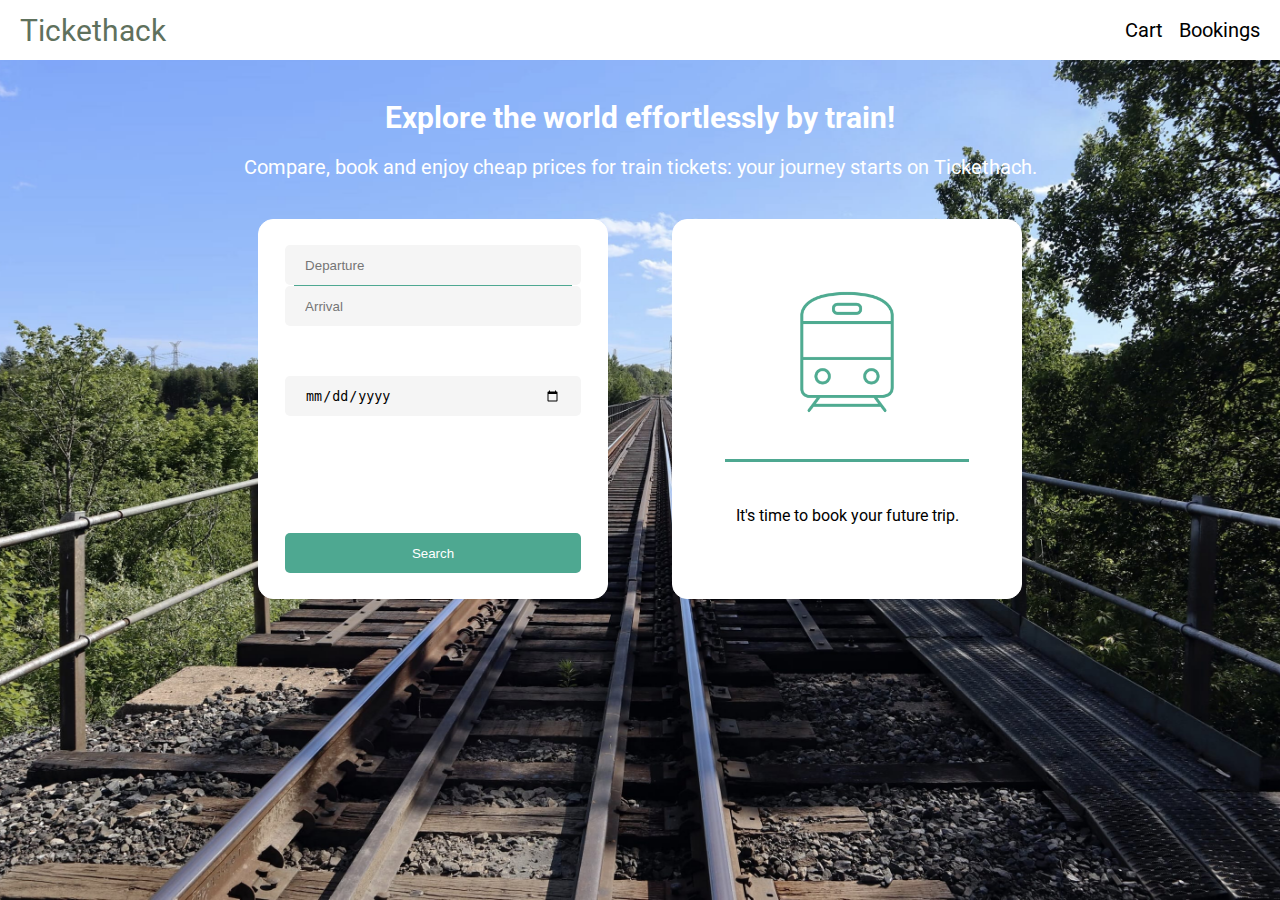
<file: index.html>
<!DOCTYPE html>
<html lang="en">

<head>
    <meta charset="UTF-8">
    <meta name="viewport" content="width=device-width, initial-scale=1.0">
    <title>tickethack</title>
    <link rel="preconnect" href="https://fonts.googleapis.com">
    <link rel="preconnect" href="https://fonts.gstatic.com" crossorigin>
    <link href="https://fonts.googleapis.com/css2?family=Roboto:ital,wght@0,100..900;1,100..900&display=swap"
        rel="stylesheet">


    <link rel="stylesheet" href="style.css">
</head>

<body>
    <div id="container">
        <div id="header">
            <div id="header-left">
                <a class="logo-text" href="index.html">Tickethack</a>
            </div>
            <div id="header-right">
                <a class="header-text" href="cart.html">Cart</a>
                <a class="header-text" href="bookings.html">Bookings</a>
            </div>
        </div>
        <div id="content">
            <div id="top-content">
                <h1>Explore the world effortlessly by train!</h1>
                <p>Compare, book and enjoy cheap prices for train tickets: your journey starts on Tickethach.</p>
            </div>
            <div id="middle">
                <div id="content-left">
                    <div id="search">
                        <input id="search-departure" type="text" placeholder="Departure" />
                        <hr id="sep-search">
                        <input id="search-arrival" type="text" placeholder="Arrival" />
                    </div>
                    <div id="content-left-bottom">
                        <input type="date" name="travelDate" id="travelDate">
                        <button type="button" id="btn-search">Search</button>
                    </div>
                </div>
                <div id="content-right">
                    <div id="contents">
                        <div id="image">
                            <img src="./images/train.png" alt="train">
                        </div>
                        <hr id="lign">
                        <div id="text">
                            <p>It's time to book your future trip.</p>
                        </div>
                    </div>
                    <div id="tripsList">

                    </div>
                </div>
            </div>
        </div>
    </div>
    <script src="script.js"></script>
</body>

</html>
</file>
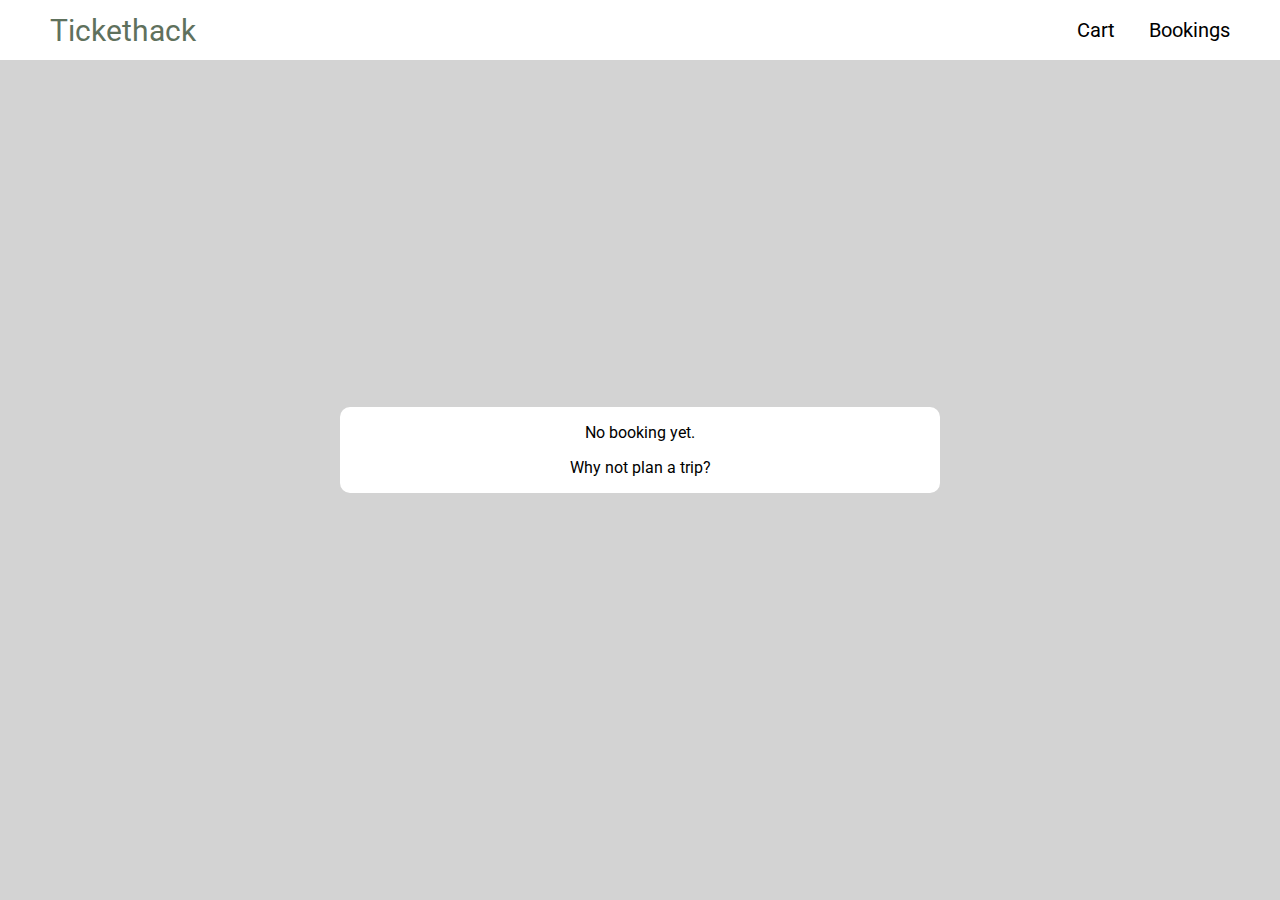
<file: bookings.html>
<!DOCTYPE html>
<html lang="en">
<head>
    <meta charset="UTF-8">
    <meta name="viewport" content="width=device-width, initial-scale=1.0">
    <title>Tickethack bookings</title>
    
    <link rel="preconnect" href="https://fonts.googleapis.com">
    <link rel="preconnect" href="https://fonts.gstatic.com" crossorigin>
    <link href="https://fonts.googleapis.com/css2?family=Roboto:ital,wght@0,100..900;1,100..900&display=swap"
        rel="stylesheet">

    <link rel="stylesheet" href="cart.css">
</head>
<body>
    <header id="header">
        <div id="header-left">
            <a class="logo-text" href="index.html">Tickethack</a>
        </div>
        <div id="header-right">
            <a class="header-text" href="cart.html">Cart</a>
            <a class="header-text" href="bookings.html">Bookings</a>
        </div>
    </header>

    <main id="cart">
        <div class="card" id="empty-cart">
            <div class="message">
                <p>No booking yet.</p>
                <p>Why not plan a trip?</p>
            </div>
        </div>

        <div class="card" id="has-cart">
            <h2>My bookings</h2>
            <ul class="items"></ul>
            <div class="bottom">
                <hr>
                <p>Enjoy your travels with Tickethack!</p>
            </div>
        </div>
    </main>

    <script src="bookings.js"></script>
</body>
</html>
</file>
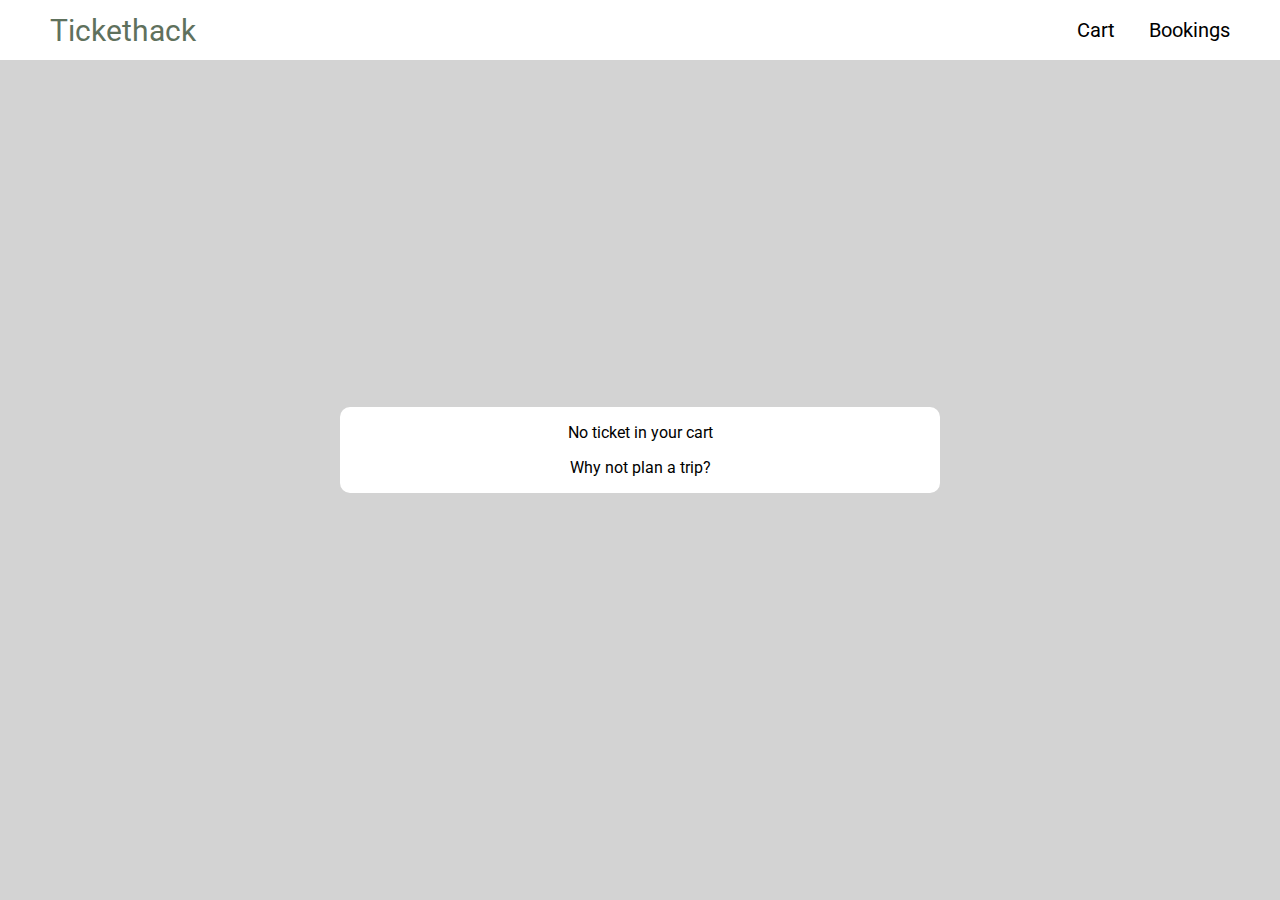
<file: cart.html>
<!DOCTYPE html>
<html lang="en">
<head>
    <meta charset="UTF-8">
    <meta name="viewport" content="width=device-width, initial-scale=1.0">
    <title>Tickethack cart</title>
    <link rel="stylesheet" href="cart.css">

    <link rel="preconnect" href="https://fonts.googleapis.com">
    <link rel="preconnect" href="https://fonts.gstatic.com" crossorigin>
    <link href="https://fonts.googleapis.com/css2?family=Roboto:ital,wght@0,100..900;1,100..900&display=swap"
        rel="stylesheet">
</head>
<body>
    <header id="header">
        <div id="header-left">
            <a class="logo-text" href="index.html">Tickethack</a>
        </div>
        <div id="header-right">
            <a class="header-text" href="cart.html">Cart</a>
            <a class="header-text" href="bookings.html">Bookings</a>
        </div>
    </header>

    <main id="cart" data-cartid="">
        <div class="card" id="empty-cart">
            <div class="message">
                <p>No ticket in your cart</p>
                <p>Why not plan a trip?</p>
            </div>
        </div>

        <div class="card" id="has-cart">
            <h2>My cart</h2>
            <ul class="items">
                <!-- <li class="item-list">
                    <span class="il-trip">Paris > Lyon</span>
                    <span class="il-hour">20:50</span>
                    <span class="il-price">120€</span>
                    <span class="il-delete"><button class="delete-button">X</button></span>
                </li>
                <li class="item-list">
                    <span class="il-trip">Paris > Lyon</span>
                    <span class="il-hour">20:50</span>
                    <span class="il-price"><span>120</span>€</span>
                    <span class="il-delete"><button class="delete-button">X</button></span>
                </li> -->
            </ul>
            <div class="total">
                <div class="total-price">Total : <span id="total-price">0</span>€</div>
                <div class="purchase"><button id="purchase-button">Purchase</button></div>
            </div>
        </div>
    </main>

    <script src="cart.js"></script>
</body>
</html>
</file>
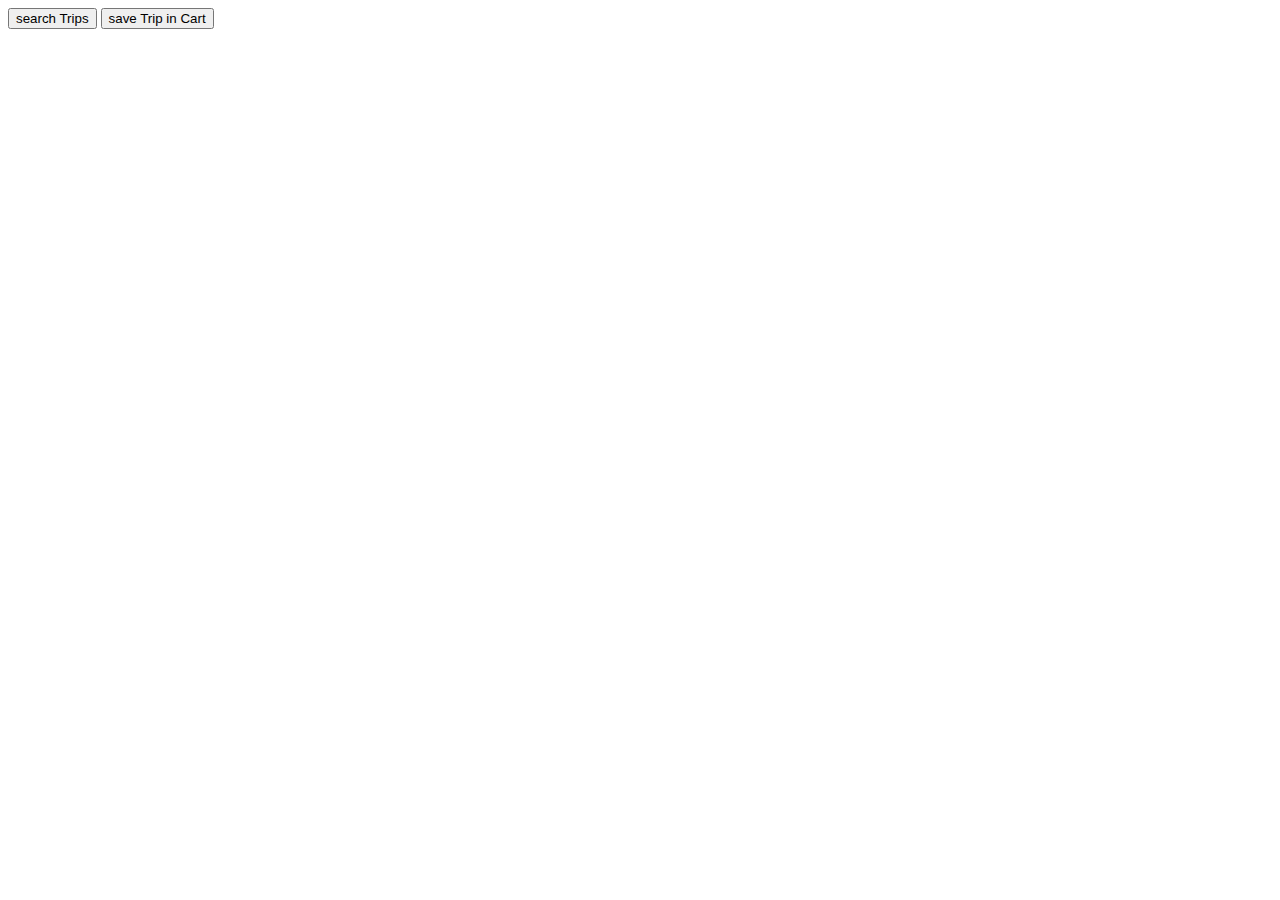
<file: test.html>
<!DOCTYPE html>
<html lang="en">
<head>
    <meta charset="UTF-8">
    <meta name="viewport" content="width=device-width, initial-scale=1.0">
    <title>Document</title>
</head>
<body>
    <button id="test">search Trips</button>
    <button id="test2">save Trip in Cart</button>

    <script src="test.js"></script>
</body>
</html>
</file>
<file: style.css>
* {
    box-sizing: border-box;
}

body {
    margin: 0;
    height: 100vh;
    width: 100vw;
    font-family: "Roboto", serif;
}

a {
    text-decoration: none;
}


#header {
    display: flex;
    justify-content: space-between;
    align-items: center;
    padding: 0 20px;
    background-color: white;
    height: 60px;
}
#header-right{
    display: flex;
    justify-content: right;

    gap: 1rem;
}

.logo-text {
    color: rgb(95, 113, 93);
    font-size: 30px;
}

.header-text {
    color: black;
    font-size: 20px;
}

#container {
    background-image: url(images/background.jpg);
    background-size: cover;
    background-position: center center;
    height: 100%;
    width: 100%;
    overflow: auto;
}

#content {
    display: flex;
    flex-direction: column;
    align-items: center;

    padding: 0 1rem 1rem 1rem;
}

#top-content {
    margin-top: 20px;
    color: white;
    display: flex;
    flex-direction: column;
    align-items: center;
}

#top-content p {
    font-size: 20px;
}

h1 {
    font-size: 30px;
    margin-bottom: 0px;
}

#middle {
    display: flex;
    flex-direction: row;
    flex-wrap: wrap;
    margin-top: 20px;
    width: 100%;
    justify-content: center;
    gap: 4rem;
    align-items: center;
}



#content-left {
    background-color: white;
    border: solid 1px white;
    border-radius: 15px;
    display: flex;
    flex-direction: column;
    width: 350px;
    height: 380px;
}

#search {
    display: flex;
    flex-direction: column;
    justify-content: top;
    margin-top: 25px;
    align-items: center;
    height: 40%;
    width: 100%;
}

#search-departure, #search-arrival, #travelDate, #btn-search {
    width: 85%;
    height: 40px;
    border-radius: 5px;
    background-color: whitesmoke;
    border: none;
}
#search-departure, #search-arrival, #travelDate {
    padding-left: 20px;
}

#travelDate {
    padding-right: 20px;
}

#btn-search {
    background-color:#4ea891;
    color: white;
}


#content-left-bottom {
    display: flex;
    flex-direction: column;
    width: 100%;
    align-items: center;
    height: 60%;
    justify-content: space-between;
    margin-bottom: 25px;
}

#image > img {
    width: 150px;
    margin-bottom: 20px;
}

#lign {
    color:#4ea891;
    width: 70%;
    height: 3px;
    border: 0;
    background-color:#4ea891;
}

#sep-search {
    color:#4ea891;
    width: 80%;
    height: 1px;
    border: 0;
    margin: 0;
    background-color:#4ea891;
}

#text {
    margin-top: 20px;
}

#content-right {
    display: flex;
    flex-direction: column;
    align-items: center;
    justify-content: center;
    background-color: white;
    width: 350px;
    height: 380px;
    border: solid 1px white;
    border-radius: 15px;
}

#contents {
    display: flex;
    flex-direction: column;
    align-items: center;
    justify-content: center;
    width: 100%;
}

#contents p {
    text-align: center;
}

#contents #image {
    text-align: center;
}

#tripsList {
    /* margin-top: 25px; */
    /* height: 100%; */
    /* width: 90%; */
    overflow: auto;
    padding: 1rem;
}
.trips {
    display: flex;
    flex-direction: row;
    justify-content: space-around;
    border: 1px whitesmoke solid;
    background-color: whitesmoke;
    border-radius: 5px;
    margin-bottom: 15px;
    padding: 0 0.5rem;
}
.trips:last-child {
    margin-bottom: 0;
}
    .trips p {
        padding: 0 0.5rem;
        /* display: flex; */
        /* align-items: center; */
    }

.trips #bookTrip-btn {
    background-color:#4ea891;
    border-radius: 5px;
    border: none;
    padding: 5px 10px;
    margin: 10px 0px;
}
</file>
<file: cart.css>
* {
    box-sizing: border-box;
}

ul {
    list-style-type: none;
    padding: 0;
    margin: 0;
}

a {
    text-decoration: none;
}

button {
    appearance: none;
    border: none;
    background-color: #4EA891;
    color: #FFFFFF;
    padding: 0.5rem 1rem;
    border-radius: 5px;
    cursor: pointer;
}

body {
    margin: 0;
    height: 100vh;
    width: 100%;
    background-color: lightgray;
    font-family: "Roboto", serif;
}


#header {
    position: absolute;
    top: 0;
    left: 0;

    width: 100%;
    height: 60px;

    display: flex;
    /* border-bottom: solid 1px black; */
    justify-content: space-between;
    align-items: center;
    padding: 0 50px;
    background-color: white;
}

#header-right{
    display: flex;
    flex-direction: row;
    justify-content: space-between;
    width: 13%;
}

.logo-text {
    color: rgb(95, 113, 93);
    font-size: 30px;
}

.header-text {
    color: black;
    font-size: 20px;
}

#cart {
    height: 100%;
    width: 100%;

    overflow: auto;

    border-radius: 10px;

    display: flex;
    justify-content: center;
    align-items: center;
}

.card {
    max-width: 100%;
    width: 600px;
    max-height: 450px;
    /* padding: 1rem; */

    background-color: #FFFFFF;

    border-radius: 10px;
    overflow: auto;
}
    .card h2 {
        margin-bottom: 0;
        text-align: center;
        font-weight: 200;
        font-size: 20px;
    }

    .items {
        padding: 1rem;
    }
        .item-list {
            display: flex;
            justify-content: center;
            align-items: center;

            background-color: #F7F1F0;
            padding:1rem 0.5rem;
            margin-bottom: 1rem;
            border-radius: 5px;
        }
            .item-list > span {
                width: 25%;
                flex: 1;
            }
            .item-list > span:last-child {
                text-align: right;
            }
            .il-hour,
            .il-price {
                text-align: center;
            }

    .total {
        background-color: #011647;
        display: flex;
        justify-content: space-between;
        align-items: center;
        color: #FFFFFF;
        padding: 1rem;
    }

    .bottom {
        display: flex;
        flex-direction: column;
        align-items: center;
    }

    .bottom p {
        color:rgb(95, 113, 93)
    }

    hr {
        width: 30%;
    }

#has-cart {
    display: none;
}
#empty-cart {
    text-align: center;
}
</file>
